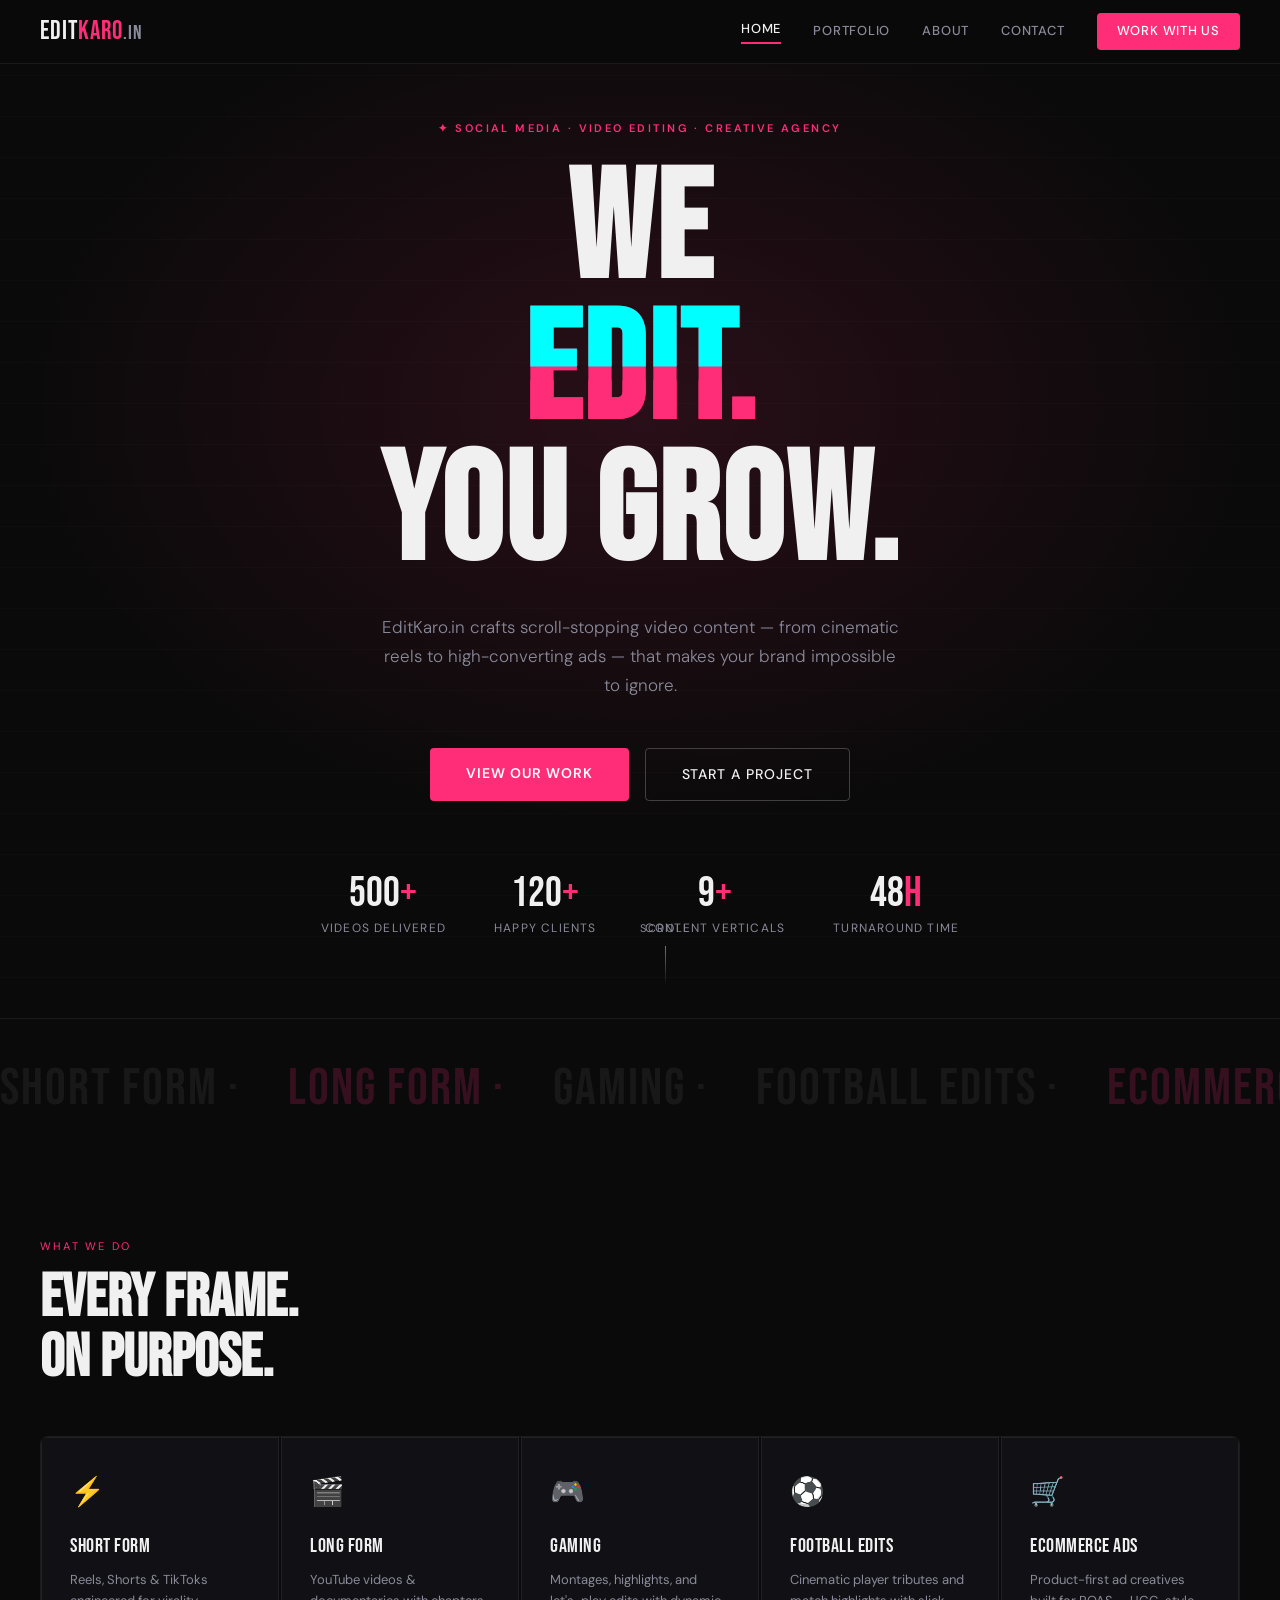
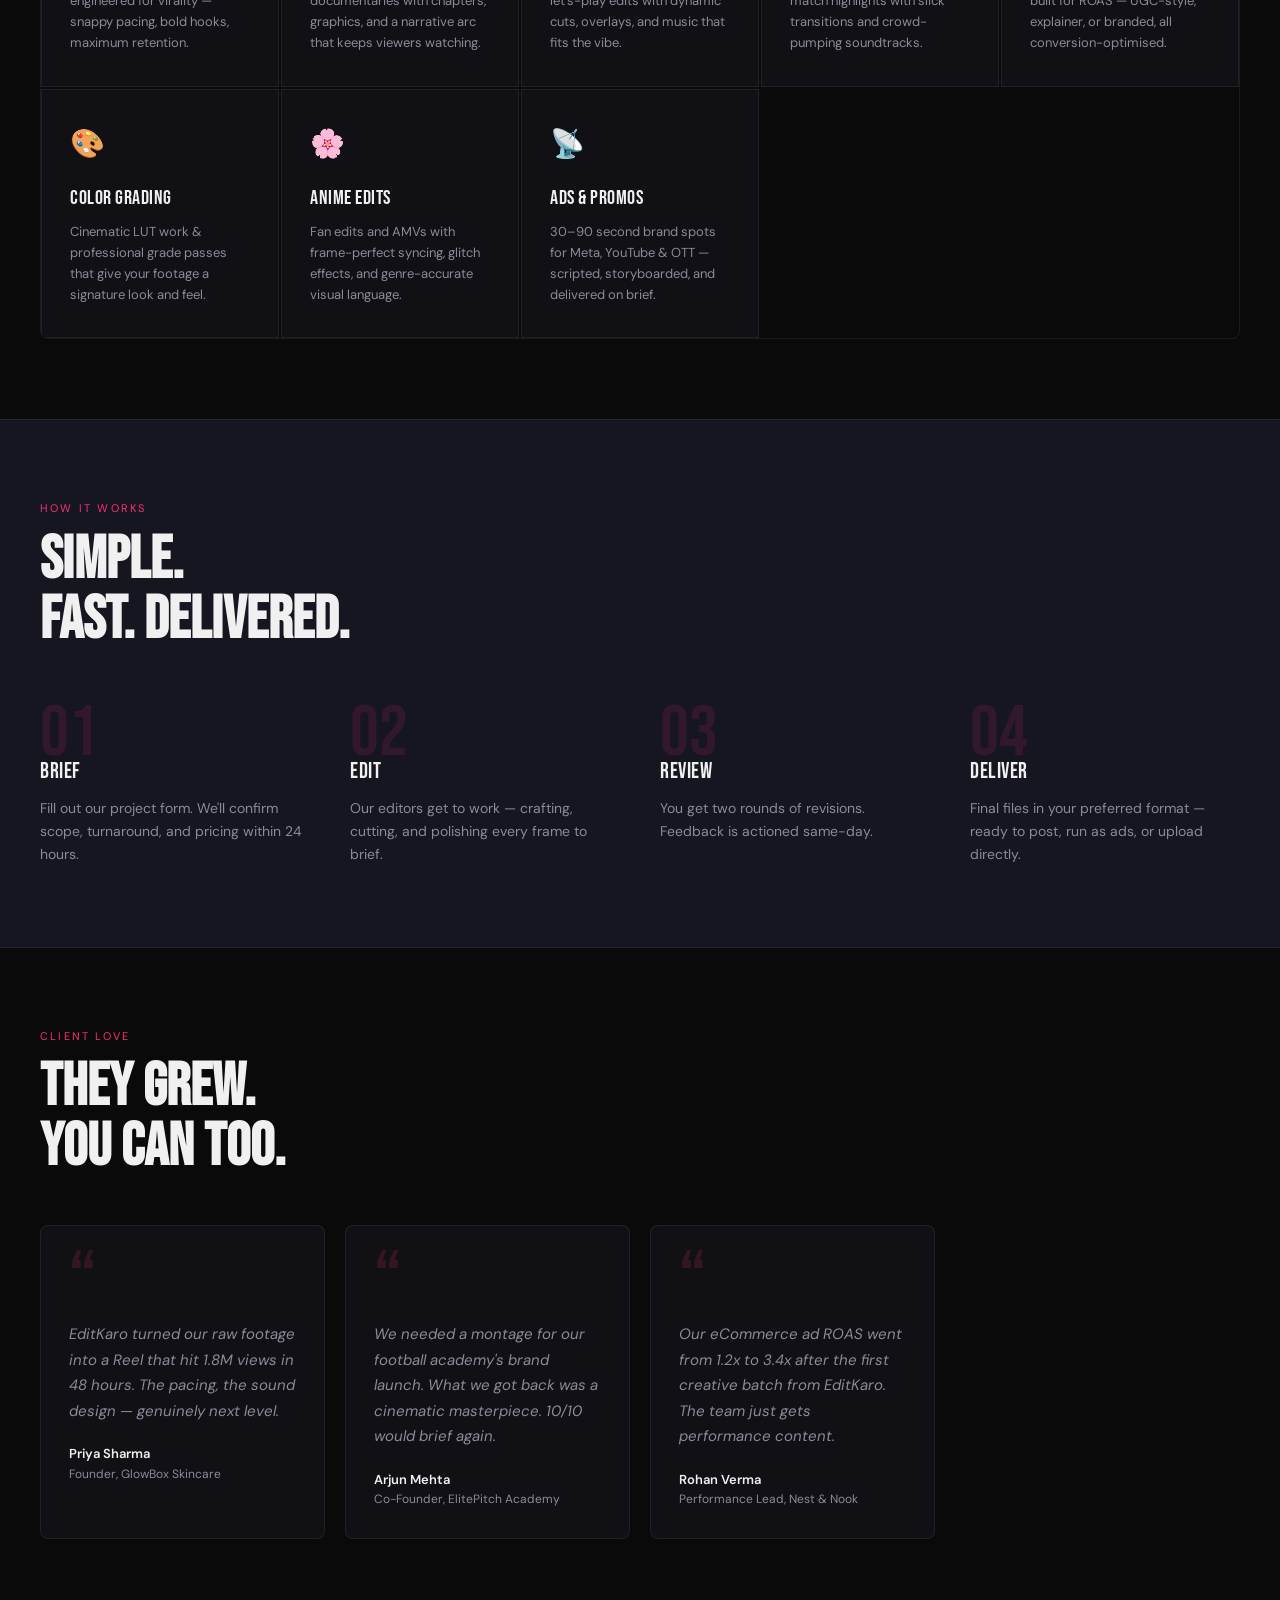
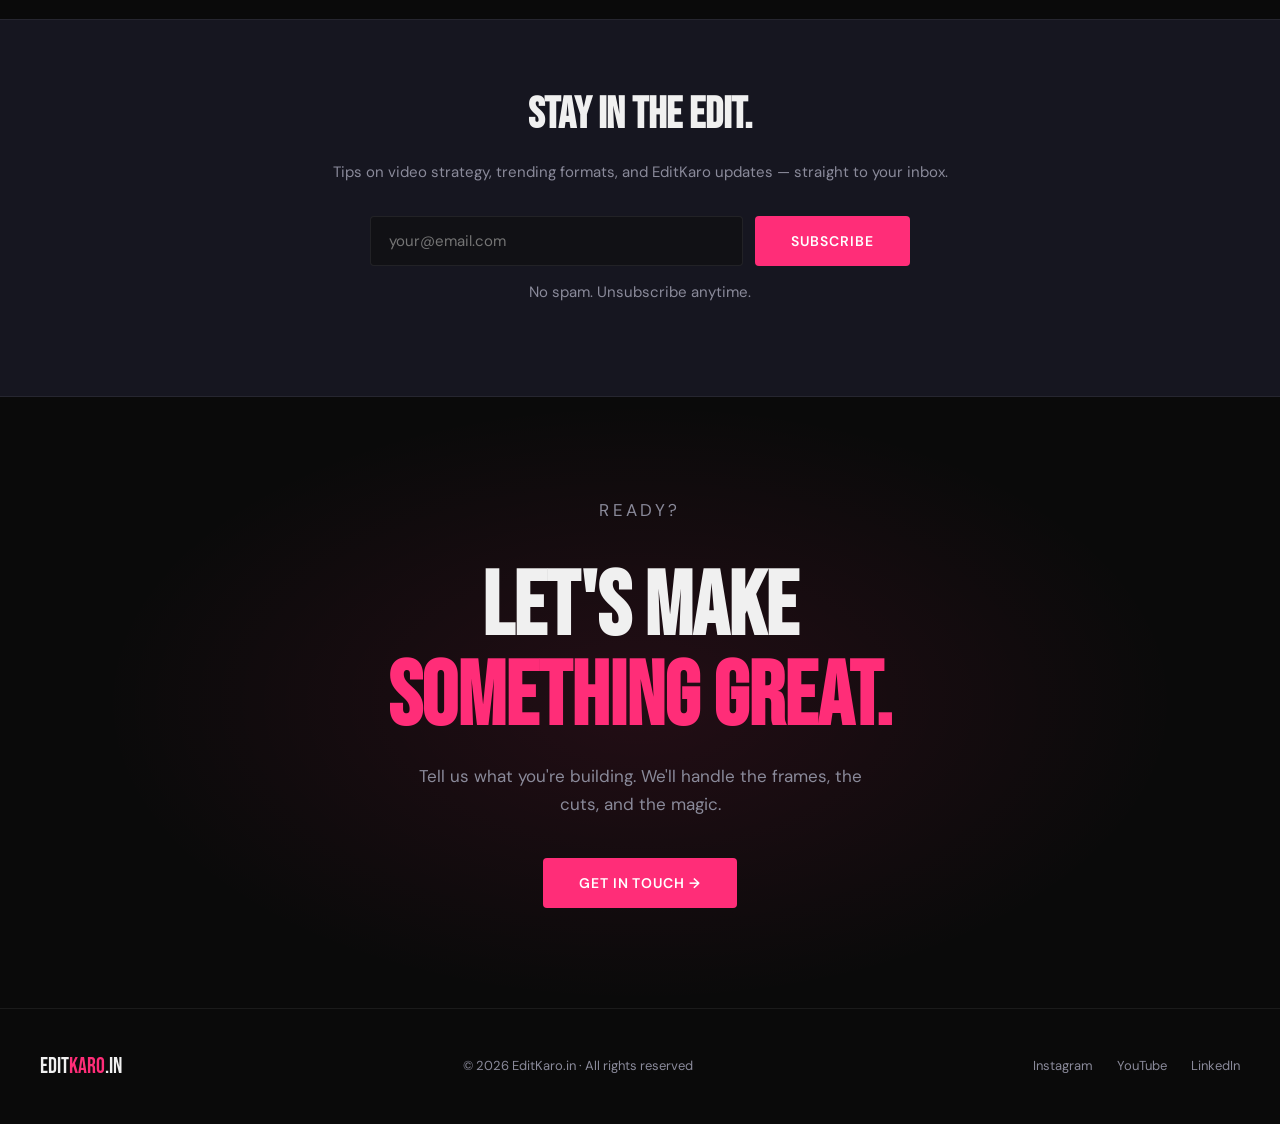
<file: index.html>
<!DOCTYPE html>
<html lang="en">
<head>
<meta charset="UTF-8" />
<meta name="viewport" content="width=device-width, initial-scale=1.0" />
<title>EditKaro.in — We Edit. You Grow.</title>
<meta name="description" content="EditKaro.in crafts scroll-stopping video content — reels, ads, gaming montages, documentary edits — that makes your brand impossible to ignore." />
<meta property="og:title" content="EditKaro.in — We Edit. You Grow." />
<meta property="og:description" content="Social media & video editing agency. 500+ videos. 120+ clients. 48h turnaround." />
<meta property="og:type" content="website" />
<link rel="stylesheet" href="css/style.css" />
<style>
/* ── HERO ─────────────────────────────────────────── */
.hero {
  min-height: 100vh;
  display: flex; flex-direction: column; align-items: center; justify-content: center;
  text-align: center; padding: 120px 24px 80px;
  position: relative; overflow: hidden;
}
.hero-bg {
  position: absolute; inset: 0;
  background: radial-gradient(ellipse 70% 60% at 50% 40%, rgba(255,45,120,.13) 0%, transparent 70%);
  pointer-events: none;
}
.hero-bg::after {
  content: ''; position: absolute; inset: 0;
  background-image: repeating-linear-gradient(0deg, transparent, transparent 40px, rgba(255,255,255,.015) 40px, rgba(255,255,255,.015) 41px);
}
.hero-eyebrow {
  font-size: 11px; font-weight: 600; letter-spacing: .22em; text-transform: uppercase;
  color: var(--magenta); margin-bottom: 24px;
  opacity: 0; animation: fadeUp .7s .2s forwards;
}
.hero-title {
  font-family: var(--ff-display);
  font-size: clamp(72px, 12vw, 160px);
  line-height: .92; letter-spacing: 2px; color: var(--white);
  opacity: 0; animation: fadeUp .7s .35s forwards;
}
.hero-title .glitch { position: relative; display: inline-block; color: var(--magenta); }
.hero-title .glitch::before,
.hero-title .glitch::after {
  content: attr(data-text); position: absolute; left: 0; top: 0; width: 100%;
}
.hero-title .glitch::before {
  color: #00FFFF; clip-path: polygon(0 0,100% 0,100% 45%,0 45%);
  animation: glitchTop 4s infinite;
}
.hero-title .glitch::after {
  color: #FF2D78; clip-path: polygon(0 55%,100% 55%,100% 100%,0 100%);
  animation: glitchBot 4s infinite;
}
@keyframes glitchTop {
  0%,85%,100% { transform: translate(0); opacity: 0; }
  87% { transform: translate(-3px,-2px); opacity: 1; }
  90% { transform: translate(2px,0); opacity: 1; }
  93% { transform: translate(0); opacity: 0; }
}
@keyframes glitchBot {
  0%,85%,100% { transform: translate(0); opacity: 0; }
  88% { transform: translate(3px,2px); opacity: 1; }
  91% { transform: translate(-2px,0); opacity: 1; }
  94% { transform: translate(0); opacity: 0; }
}
.hero-sub {
  max-width: 520px; margin: 28px auto 0;
  font-size: 17px; font-weight: 300; color: var(--silver); line-height: 1.7;
  opacity: 0; animation: fadeUp .7s .5s forwards;
}
.hero-actions {
  margin-top: 48px; display: flex; gap: 16px; justify-content: center; flex-wrap: wrap;
  opacity: 0; animation: fadeUp .7s .65s forwards;
}
.hero-stats {
  margin-top: 72px; display: flex; gap: 48px; justify-content: center; flex-wrap: wrap;
  opacity: 0; animation: fadeUp .7s .8s forwards;
}
.stat { text-align: center; }
.stat-num { font-family: var(--ff-display); font-size: 42px; line-height: 1; color: var(--white); }
.stat-num span { color: var(--magenta); }
.stat-label { font-size: 12px; letter-spacing: .1em; text-transform: uppercase; color: var(--silver); margin-top: 4px; }
.scroll-hint {
  position: absolute; bottom: 32px; left: 50%; transform: translateX(-50%);
  display: flex; flex-direction: column; align-items: center; gap: 8px;
  opacity: 0; animation: fadeUp .7s 1.2s forwards;
}
.scroll-hint span { font-size: 11px; letter-spacing: .15em; text-transform: uppercase; color: var(--silver); }
.scroll-line { width: 1px; height: 40px; background: linear-gradient(to bottom, var(--magenta), transparent); animation: scrollPulse 1.8s ease-in-out infinite; }
@keyframes scrollPulse { 0%,100% { transform: scaleY(1); opacity: 1; } 50% { transform: scaleY(.5); opacity: .4; } }

/* ── EMAIL COLLECTOR ──────────────────────────────── */
.email-strip {
  background: var(--charcoal);
  border-top: 1px solid var(--border);
  border-bottom: 1px solid var(--border);
  padding: 60px 40px;
  text-align: center;
}
.email-strip h2 { font-family: var(--ff-display); font-size: clamp(28px,4vw,44px); margin-bottom: 10px; }
.email-strip p { color: var(--silver); font-size: 15px; margin-bottom: 32px; }
.email-form {
  display: flex; gap: 12px; justify-content: center; flex-wrap: wrap;
  max-width: 540px; margin: 0 auto;
}
.email-form input[type="email"] {
  flex: 1 1 260px;
  background: var(--card-bg); border: 1px solid var(--border);
  border-radius: 4px; padding: 14px 18px;
  font-family: var(--ff-body); font-size: 15px; color: var(--white);
  transition: border-color .2s;
}
.email-form input[type="email"]:focus { outline: none; border-color: var(--magenta); }
.email-form button { white-space: nowrap; }
.email-privacy { font-size: 12px; color: var(--silver); margin-top: 14px; }

/* ── SERVICES ─────────────────────────────────────── */
.services { padding: 80px 40px; }
.services-grid {
  display: grid; grid-template-columns: repeat(auto-fill, minmax(200px,1fr));
  gap: 2px; margin-top: 48px;
  border: 1px solid var(--border); border-radius: 8px; overflow: hidden;
}
.service-card {
  padding: 32px 28px; background: var(--card-bg);
  border: 1px solid var(--border); transition: background .2s;
  position: relative; overflow: hidden;
}
.service-card::before {
  content: ''; position: absolute; bottom: 0; left: 0; right: 0; height: 2px;
  background: var(--magenta); transform: scaleX(0); transform-origin: left; transition: transform .3s;
}
.service-card:hover::before { transform: scaleX(1); }
.service-card:hover { background: rgba(255,45,120,.04); }
.service-icon { font-size: 28px; margin-bottom: 16px; }
.service-name { font-family: var(--ff-display); font-size: 20px; letter-spacing: .5px; color: var(--white); margin-bottom: 8px; }
.service-desc { font-size: 13px; color: var(--silver); line-height: 1.6; }

/* ── PROCESS ──────────────────────────────────────── */
.process { padding: 80px 40px; background: var(--charcoal); border-top: 1px solid var(--border); border-bottom: 1px solid var(--border); }
.process-steps { display: grid; grid-template-columns: repeat(auto-fill, minmax(220px,1fr)); gap: 40px; margin-top: 48px; }
.process-step { position: relative; padding-left: 0; }
.step-num { font-family: var(--ff-display); font-size: 72px; line-height: 1; color: rgba(255,45,120,.12); margin-bottom: -16px; }
.step-title { font-family: var(--ff-display); font-size: 22px; letter-spacing: .5px; color: var(--white); margin-bottom: 8px; }
.step-desc { font-size: 14px; color: var(--silver); line-height: 1.65; }

/* ── CTA ──────────────────────────────────────────── */
.cta-section { padding: 100px 40px; text-align: center; position: relative; overflow: hidden; }
.cta-section::before {
  content: ''; position: absolute; inset: 0;
  background: radial-gradient(ellipse 60% 70% at 50% 50%, rgba(255,45,120,.1) 0%, transparent 70%);
}
.cta-title { font-family: var(--ff-display); font-size: clamp(44px,7vw,96px); line-height: 1; margin-bottom: 20px; position: relative; }
.cta-section > p { font-size: 17px; color: var(--silver); max-width: 480px; margin: 0 auto 40px; position: relative; }
.cta-section .btn-primary { position: relative; }

/* ── TESTIMONIALS ─────────────────────────────────── */
.testimonials { padding: 80px 40px; }
.testimonials-grid { display: grid; grid-template-columns: repeat(auto-fill, minmax(280px,1fr)); gap: 20px; margin-top: 48px; }
.testi-card { background: var(--card-bg); border: 1px solid var(--border); border-radius: 8px; padding: 28px; position: relative; }
.testi-card::before { content: '\201C'; font-family: var(--ff-display); font-size: 80px; line-height: .7; color: rgba(255,45,120,.15); display: block; margin-bottom: 12px; }
.testi-text { font-size: 15px; color: var(--silver); line-height: 1.7; font-style: italic; margin-bottom: 20px; }
.testi-author { font-size: 13px; font-weight: 600; color: var(--white); }
.testi-role { font-size: 12px; color: var(--silver); }

@media (max-width: 900px) {
  .email-strip, .services, .process, .cta-section, .testimonials { padding-left: 20px; padding-right: 20px; }
  .hero-stats { gap: 28px; }
}
@media (max-width: 540px) {
  .hero-actions { flex-direction: column; align-items: center; }
  .email-form { flex-direction: column; }
}
</style>
</head>
<body>

<!-- NAV -->
<nav id="nav">
  <a class="nav-logo" href="index.html">Edit<span class="accent">Karo</span><span style="color:var(--silver);font-size:20px">.in</span></a>
  <div class="nav-links" id="navLinks">
    <a href="index.html">Home</a>
    <a href="pages/portfolio.html">Portfolio</a>
    <a href="pages/about.html">About</a>
    <a href="pages/contact.html">Contact</a>
    <a href="pages/contact.html" class="nav-cta">Work With Us</a>
  </div>
  <button class="hamburger" id="hamburger" aria-label="Toggle menu" aria-expanded="false">
    <span></span><span></span><span></span>
  </button>
</nav>

<!-- HERO -->
<section class="hero">
  <div class="hero-bg"></div>
  <p class="hero-eyebrow">&#10022; Social Media &middot; Video Editing &middot; Creative Agency</p>
  <h1 class="hero-title">
    WE<br>
    <span class="glitch" data-text="EDIT.">EDIT.</span><br>
    YOU GROW.
  </h1>
  <p class="hero-sub">EditKaro.in crafts scroll-stopping video content &mdash; from cinematic reels to high-converting ads &mdash; that makes your brand impossible to ignore.</p>
  <div class="hero-actions">
    <a href="pages/portfolio.html" class="btn-primary">View Our Work</a>
    <a href="pages/contact.html" class="btn-outline">Start a Project</a>
  </div>
  <div class="hero-stats">
    <div class="stat"><div class="stat-num">500<span>+</span></div><div class="stat-label">Videos Delivered</div></div>
    <div class="stat"><div class="stat-num">120<span>+</span></div><div class="stat-label">Happy Clients</div></div>
    <div class="stat"><div class="stat-num">9<span>+</span></div><div class="stat-label">Content Verticals</div></div>
    <div class="stat"><div class="stat-num">48<span>h</span></div><div class="stat-label">Turnaround Time</div></div>
  </div>
  <div class="scroll-hint"><span>Scroll</span><div class="scroll-line"></div></div>
</section>

<!-- MARQUEE -->
<div class="marquee-section"><div class="marquee-track" id="marquee"></div></div>

<!-- SERVICES -->
<section class="services reveal" id="services">
  <p class="section-label">What We Do</p>
  <h2 class="section-title">Every Frame.<br>On Purpose.</h2>
  <div class="services-grid">
    <div class="service-card"><div class="service-icon">&#9889;</div><div class="service-name">Short Form</div><div class="service-desc">Reels, Shorts &amp; TikToks engineered for virality — snappy pacing, bold hooks, maximum retention.</div></div>
    <div class="service-card"><div class="service-icon">&#127916;</div><div class="service-name">Long Form</div><div class="service-desc">YouTube videos &amp; documentaries with chapters, graphics, and a narrative arc that keeps viewers watching.</div></div>
    <div class="service-card"><div class="service-icon">&#127918;</div><div class="service-name">Gaming</div><div class="service-desc">Montages, highlights, and let's-play edits with dynamic cuts, overlays, and music that fits the vibe.</div></div>
    <div class="service-card"><div class="service-icon">&#9917;</div><div class="service-name">Football Edits</div><div class="service-desc">Cinematic player tributes and match highlights with slick transitions and crowd-pumping soundtracks.</div></div>
    <div class="service-card"><div class="service-icon">&#128722;</div><div class="service-name">eCommerce Ads</div><div class="service-desc">Product-first ad creatives built for ROAS — UGC-style, explainer, or branded, all conversion-optimised.</div></div>
    <div class="service-card"><div class="service-icon">&#127912;</div><div class="service-name">Color Grading</div><div class="service-desc">Cinematic LUT work &amp; professional grade passes that give your footage a signature look and feel.</div></div>
    <div class="service-card"><div class="service-icon">&#127800;</div><div class="service-name">Anime Edits</div><div class="service-desc">Fan edits and AMVs with frame-perfect syncing, glitch effects, and genre-accurate visual language.</div></div>
    <div class="service-card"><div class="service-icon">&#128225;</div><div class="service-name">Ads &amp; Promos</div><div class="service-desc">30–90 second brand spots for Meta, YouTube &amp; OTT — scripted, storyboarded, and delivered on brief.</div></div>
  </div>
</section>

<!-- PROCESS -->
<section class="process reveal">
  <p class="section-label">How It Works</p>
  <h2 class="section-title">Simple.<br>Fast. Delivered.</h2>
  <div class="process-steps">
    <div class="process-step">
      <div class="step-num">01</div>
      <div class="step-title">Brief</div>
      <div class="step-desc">Fill out our project form. We'll confirm scope, turnaround, and pricing within 24 hours.</div>
    </div>
    <div class="process-step">
      <div class="step-num">02</div>
      <div class="step-title">Edit</div>
      <div class="step-desc">Our editors get to work — crafting, cutting, and polishing every frame to brief.</div>
    </div>
    <div class="process-step">
      <div class="step-num">03</div>
      <div class="step-title">Review</div>
      <div class="step-desc">You get two rounds of revisions. Feedback is actioned same-day.</div>
    </div>
    <div class="process-step">
      <div class="step-num">04</div>
      <div class="step-title">Deliver</div>
      <div class="step-desc">Final files in your preferred format — ready to post, run as ads, or upload directly.</div>
    </div>
  </div>
</section>

<!-- TESTIMONIALS -->
<section class="testimonials reveal">
  <p class="section-label">Client Love</p>
  <h2 class="section-title">They Grew.<br>You Can Too.</h2>
  <div class="testimonials-grid">
    <div class="testi-card">
      <p class="testi-text">EditKaro turned our raw footage into a Reel that hit 1.8M views in 48 hours. The pacing, the sound design — genuinely next level.</p>
      <div class="testi-author">Priya Sharma</div>
      <div class="testi-role">Founder, GlowBox Skincare</div>
    </div>
    <div class="testi-card">
      <p class="testi-text">We needed a montage for our football academy's brand launch. What we got back was a cinematic masterpiece. 10/10 would brief again.</p>
      <div class="testi-author">Arjun Mehta</div>
      <div class="testi-role">Co-Founder, ElitePitch Academy</div>
    </div>
    <div class="testi-card">
      <p class="testi-text">Our eCommerce ad ROAS went from 1.2x to 3.4x after the first creative batch from EditKaro. The team just gets performance content.</p>
      <div class="testi-author">Rohan Verma</div>
      <div class="testi-role">Performance Lead, Nest &amp; Nook</div>
    </div>
  </div>
</section>

<!-- EMAIL COLLECTOR -->
<section class="email-strip reveal" id="newsletter">
  <h2>Stay in the Edit.</h2>
  <p>Tips on video strategy, trending formats, and EditKaro updates — straight to your inbox.</p>
  <!--
    SETUP: Replace YOUR_EMAIL_SHEET_URL below with your deployed Google Apps Script Web App URL.
    See js/main.js for full setup instructions.
  -->
  <form class="email-form" id="emailForm" novalidate>
    <input type="email" name="email" placeholder="your@email.com" required autocomplete="email" />
    <button type="submit" class="btn-primary">Subscribe</button>
  </form>
  <p class="email-privacy">No spam. Unsubscribe anytime.</p>
  <p class="form-status" id="emailStatus"></p>
</section>

<!-- CTA -->
<section class="cta-section reveal">
  <p class="section-label">Ready?</p>
  <h2 class="cta-title">Let's Make<br><span style="color:var(--magenta)">Something Great.</span></h2>
  <p>Tell us what you're building. We'll handle the frames, the cuts, and the magic.</p>
  <a href="pages/contact.html" class="btn-primary">Get In Touch &rarr;</a>
</section>

<!-- FOOTER -->
<footer>
  <a class="footer-logo" href="index.html">Edit<span class="accent">Karo</span>.in</a>
  <p class="footer-copy">&copy; 2026 EditKaro.in &middot; All rights reserved</p>
  <div class="footer-links">
    <a href="https://instagram.com" target="_blank" rel="noopener">Instagram</a>
    <a href="https://youtube.com" target="_blank" rel="noopener">YouTube</a>
    <a href="https://linkedin.com" target="_blank" rel="noopener">LinkedIn</a>
  </div>
</footer>

<script src="js/main.js"></script>
<script>
  // Marquee
  buildMarquee('marquee', ['SHORT FORM','LONG FORM','GAMING','FOOTBALL EDITS','ECOMMERCE ADS','DOCUMENTARY','COLOR GRADING','ANIME','ADS']);

  // Email form
  // ⚠️ Replace this URL with your deployed Google Apps Script Web App URL
  const EMAIL_SHEET_URL = 'https://script.google.com/macros/s/AKfycbyv3u97HIHh8_jza0XAqZA-75PA55Q9AYTSkuDAJF8dDOia5g8TiCUi6HzxMo86b4-Kow/exec';

  document.getElementById('emailForm').addEventListener('submit', async function(e) {
    e.preventDefault();
    const status = document.getElementById('emailStatus');
    const email  = this.email.value.trim();
    if (!email || !/^[^\s@]+@[^\s@]+\.[^\s@]+$/.test(email)) {
      status.className = 'form-status error';
      status.textContent = 'Please enter a valid email address.';
      return;
    }
    // If URL is not configured, show a friendly message during development
    if (EMAIL_SHEET_URL.includes('YOUR_GOOGLE')) {
      status.className = 'form-status success';
      status.textContent = '✓ Subscribed! (Connect Google Sheets to store submissions.)';
      this.reset();
      return;
    }
    await submitToSheets(this, EMAIL_SHEET_URL, status);
  });
</script>
</body>
</html>
</file>
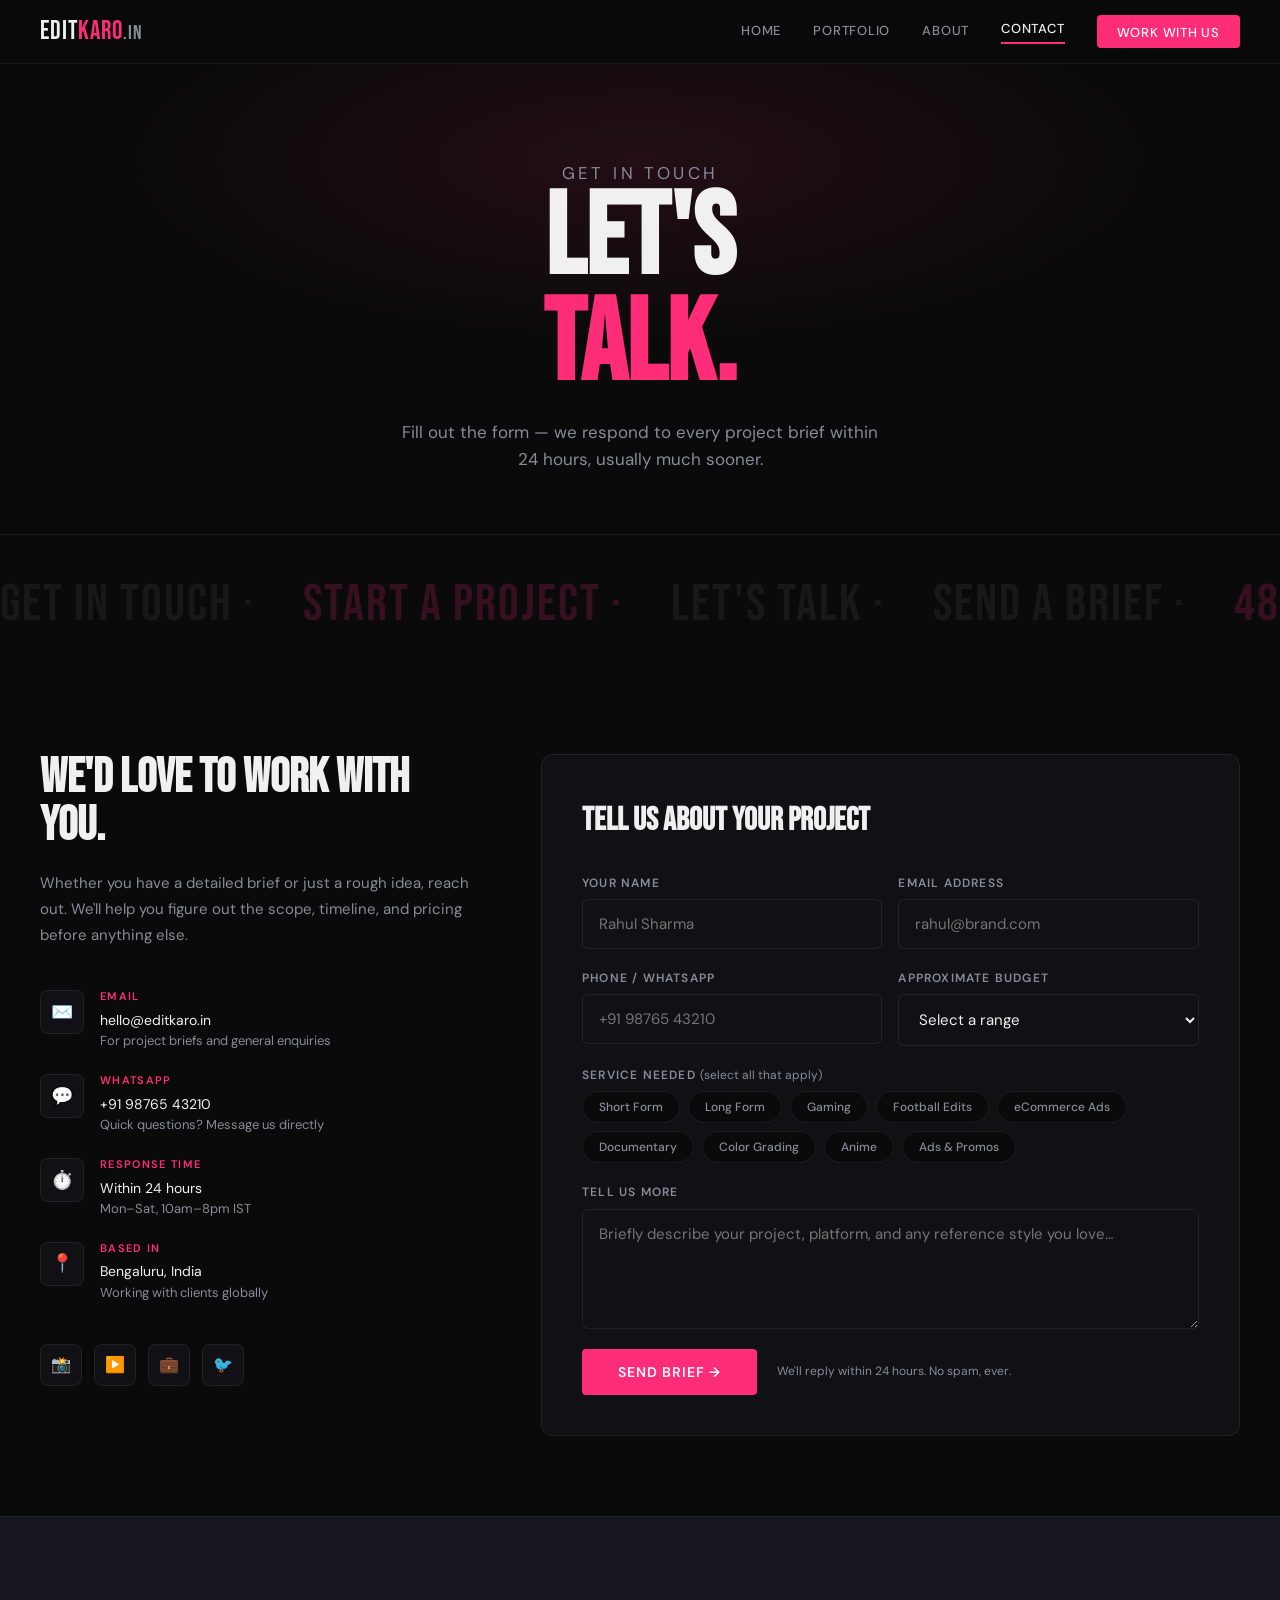
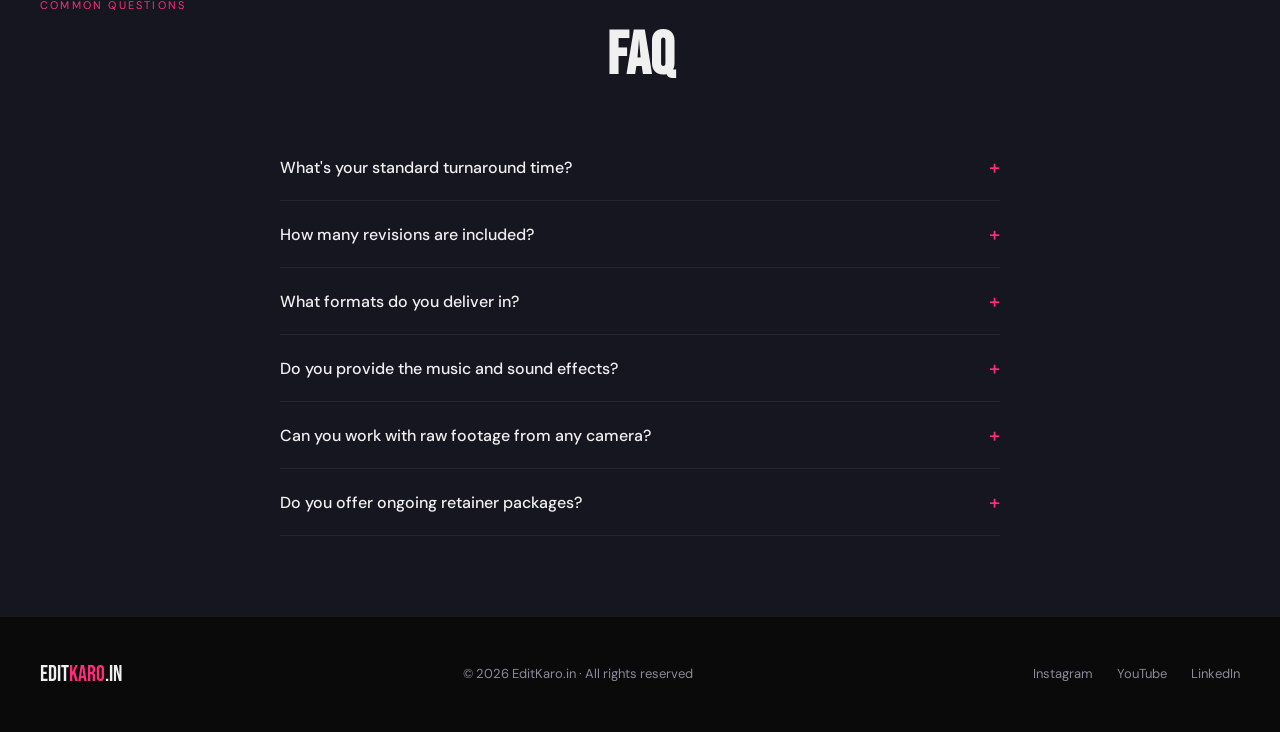
<file: pages/contact.html>
<!DOCTYPE html>
<html lang="en">
<head>
<meta charset="UTF-8" />
<meta name="viewport" content="width=device-width, initial-scale=1.0" />
<title>Contact — EditKaro.in</title>
<meta name="description" content="Get in touch with EditKaro.in — tell us about your project and we'll respond within 24 hours." />
<link rel="stylesheet" href="../css/style.css" />
<style>
/* ── PAGE HERO ─────────────────────────────────────── */
.page-hero {
  padding: 140px 40px 60px;
  text-align: center; position: relative; overflow: hidden;
}
.page-hero::before {
  content: ''; position: absolute; inset: 0;
  background: radial-gradient(ellipse 60% 50% at 50% 30%, rgba(255,45,120,.10) 0%, transparent 70%);
  pointer-events: none;
}
.page-hero h1 { font-family: var(--ff-display); font-size: clamp(56px,9vw,120px); line-height: .92; position: relative; }
.page-hero p { color: var(--silver); font-size: 17px; max-width: 500px; margin: 20px auto 0; position: relative; }

/* ── CONTACT LAYOUT ────────────────────────────────── */
.contact-section { padding: 80px 40px; }
.contact-grid { display: grid; grid-template-columns: 1fr 1.6fr; gap: 64px; align-items: start; }

/* ── CONTACT INFO ──────────────────────────────────── */
.contact-info { position: sticky; top: 90px; }
.contact-info h2 { font-family: var(--ff-display); font-size: 48px; line-height: 1; margin-bottom: 20px; }
.contact-info p { color: var(--silver); font-size: 15px; line-height: 1.75; margin-bottom: 40px; }
.contact-details { display: flex; flex-direction: column; gap: 20px; margin-bottom: 40px; }
.contact-detail { display: flex; align-items: flex-start; gap: 16px; }
.detail-icon {
  width: 44px; height: 44px; background: var(--card-bg); border: 1px solid var(--border);
  border-radius: 8px; display: flex; align-items: center; justify-content: center;
  font-size: 18px; flex-shrink: 0; margin-top: 2px;
}
.detail-label { font-size: 11px; font-weight: 600; letter-spacing: .12em; text-transform: uppercase; color: var(--magenta); margin-bottom: 3px; }
.detail-value { font-size: 14px; color: var(--white); }
.detail-sub { font-size: 13px; color: var(--silver); }
.contact-social { display: flex; gap: 12px; }
.social-btn {
  width: 42px; height: 42px; background: var(--card-bg); border: 1px solid var(--border);
  border-radius: 8px; display: flex; align-items: center; justify-content: center;
  font-size: 16px; transition: border-color .2s, background .2s;
}
.social-btn:hover { border-color: var(--magenta); background: rgba(255,45,120,.08); }

/* ── CONTACT FORM ──────────────────────────────────── */
.contact-form-wrap {
  background: var(--card-bg); border: 1px solid var(--border); border-radius: 12px; padding: 40px;
}
.contact-form-wrap h3 { font-family: var(--ff-display); font-size: 32px; margin-bottom: 28px; }
.form-row { display: grid; grid-template-columns: 1fr 1fr; gap: 16px; }
.form-fields { display: flex; flex-direction: column; gap: 20px; }
.service-chips { display: flex; flex-wrap: wrap; gap: 8px; }
.chip {
  padding: 7px 16px; border: 1px solid var(--border); border-radius: 100px;
  font-size: 12px; font-weight: 500; color: var(--silver); background: var(--black);
  cursor: pointer; transition: all .2s;
}
.chip:hover { border-color: var(--magenta); color: var(--white); }
.chip.selected { background: var(--magenta); border-color: var(--magenta); color: #fff; }
.chips-hidden { display: none; } /* hidden input updated by JS */
.form-note { font-size: 12px; color: var(--silver); }
.submit-row { display: flex; align-items: center; gap: 20px; flex-wrap: wrap; }
.submit-row .btn-primary { flex-shrink: 0; }

/* ── FAQ ───────────────────────────────────────────── */
.faq-section { padding: 80px 40px; background: var(--charcoal); border-top: 1px solid var(--border); }
.faq-grid { max-width: 720px; margin: 48px auto 0; display: flex; flex-direction: column; gap: 0; }
.faq-item { border-bottom: 1px solid var(--border); }
.faq-q {
  width: 100%; text-align: left; padding: 20px 0;
  font-size: 16px; font-weight: 500; color: var(--white);
  display: flex; justify-content: space-between; align-items: center; gap: 16px;
  cursor: pointer; background: none; border: none; font-family: var(--ff-body);
  transition: color .2s;
}
.faq-q:hover { color: var(--magenta); }
.faq-q .faq-icon { font-size: 20px; color: var(--magenta); transition: transform .3s; flex-shrink: 0; }
.faq-q[aria-expanded="true"] .faq-icon { transform: rotate(45deg); }
.faq-a { max-height: 0; overflow: hidden; transition: max-height .35s ease; }
.faq-a-inner { padding: 0 0 20px; font-size: 15px; color: var(--silver); line-height: 1.75; }

@media (max-width: 900px) {
  .contact-grid { grid-template-columns: 1fr; gap: 40px; }
  .contact-info { position: static; }
  .page-hero, .contact-section, .faq-section { padding-left: 20px; padding-right: 20px; }
  .form-row { grid-template-columns: 1fr; }
}
</style>
</head>
<body>

<!-- NAV -->
<nav id="nav">
  <a class="nav-logo" href="../index.html">Edit<span class="accent">Karo</span><span style="color:var(--silver);font-size:20px">.in</span></a>
  <div class="nav-links" id="navLinks">
    <a href="../index.html">Home</a>
    <a href="portfolio.html">Portfolio</a>
    <a href="about.html">About</a>
    <a href="contact.html" class="active">Contact</a>
    <a href="contact.html" class="nav-cta">Work With Us</a>
  </div>
  <button class="hamburger" id="hamburger" aria-label="Toggle menu" aria-expanded="false">
    <span></span><span></span><span></span>
  </button>
</nav>

<!-- PAGE HERO -->
<section class="page-hero">
  <p class="section-label">Get In Touch</p>
  <h1>Let's<br><span style="color:var(--magenta)">Talk.</span></h1>
  <p>Fill out the form — we respond to every project brief within 24 hours, usually much sooner.</p>
</section>

<!-- MARQUEE -->
<div class="marquee-section"><div class="marquee-track" id="marquee"></div></div>

<!-- CONTACT SECTION -->
<section class="contact-section">
  <div class="contact-grid">

    <!-- INFO COLUMN -->
    <div class="contact-info reveal">
      <h2>We'd Love to Work With You.</h2>
      <p>Whether you have a detailed brief or just a rough idea, reach out. We'll help you figure out the scope, timeline, and pricing before anything else.</p>
      <div class="contact-details">
        <div class="contact-detail">
          <div class="detail-icon">✉️</div>
          <div>
            <div class="detail-label">Email</div>
            <div class="detail-value">hello@editkaro.in</div>
            <div class="detail-sub">For project briefs and general enquiries</div>
          </div>
        </div>
        <div class="contact-detail">
          <div class="detail-icon">💬</div>
          <div>
            <div class="detail-label">WhatsApp</div>
            <div class="detail-value">+91 98765 43210</div>
            <div class="detail-sub">Quick questions? Message us directly</div>
          </div>
        </div>
        <div class="contact-detail">
          <div class="detail-icon">⏱️</div>
          <div>
            <div class="detail-label">Response Time</div>
            <div class="detail-value">Within 24 hours</div>
            <div class="detail-sub">Mon–Sat, 10am–8pm IST</div>
          </div>
        </div>
        <div class="contact-detail">
          <div class="detail-icon">📍</div>
          <div>
            <div class="detail-label">Based In</div>
            <div class="detail-value">Bengaluru, India</div>
            <div class="detail-sub">Working with clients globally</div>
          </div>
        </div>
      </div>
      <div class="contact-social">
        <a class="social-btn" href="https://instagram.com" target="_blank" rel="noopener" aria-label="Instagram">📸</a>
        <a class="social-btn" href="https://youtube.com" target="_blank" rel="noopener" aria-label="YouTube">▶️</a>
        <a class="social-btn" href="https://linkedin.com" target="_blank" rel="noopener" aria-label="LinkedIn">💼</a>
        <a class="social-btn" href="https://twitter.com" target="_blank" rel="noopener" aria-label="Twitter/X">🐦</a>
      </div>
    </div>

    <!-- FORM COLUMN -->
    <div class="contact-form-wrap reveal">
      <h3>Tell Us About Your Project</h3>
      <!--
        GOOGLE SHEETS SETUP
        ────────────────────────────────────────────────────────────
        1. Create a new Google Sheet.
        2. Extensions → Apps Script → paste the doPost() code
           (see js/main.js for the full snippet).
        3. Deploy → New deployment → Web app
             Execute as: Me
             Who has access: Anyone
        4. Replace CONTACT_SHEET_URL below with the Web App URL.
        ────────────────────────────────────────────────────────────
      -->
      <form id="contactForm" novalidate>
        <div class="form-fields">
          <div class="form-row">
            <div class="form-group">
              <label for="name">Your Name</label>
              <input type="text" id="name" name="name" placeholder="Rahul Sharma" required autocomplete="name" />
            </div>
            <div class="form-group">
              <label for="email">Email Address</label>
              <input type="email" id="email" name="email" placeholder="rahul@brand.com" required autocomplete="email" />
            </div>
          </div>
          <div class="form-row">
            <div class="form-group">
              <label for="phone">Phone / WhatsApp</label>
              <input type="tel" id="phone" name="phone" placeholder="+91 98765 43210" autocomplete="tel" />
            </div>
            <div class="form-group">
              <label for="budget">Approximate Budget</label>
              <select id="budget" name="budget">
                <option value="" disabled selected>Select a range</option>
                <option value="under-5k">Under ₹5,000</option>
                <option value="5k-15k">₹5,000 – ₹15,000</option>
                <option value="15k-50k">₹15,000 – ₹50,000</option>
                <option value="50k-plus">₹50,000+</option>
                <option value="lets-discuss">Let's discuss</option>
              </select>
            </div>
          </div>
          <div class="form-group">
            <label>Service Needed <span style="color:var(--silver);font-weight:400;text-transform:none;letter-spacing:0">(select all that apply)</span></label>
            <div class="service-chips" id="chipGroup">
              <button type="button" class="chip" data-val="Short Form">Short Form</button>
              <button type="button" class="chip" data-val="Long Form">Long Form</button>
              <button type="button" class="chip" data-val="Gaming">Gaming</button>
              <button type="button" class="chip" data-val="Football Edits">Football Edits</button>
              <button type="button" class="chip" data-val="eCommerce Ads">eCommerce Ads</button>
              <button type="button" class="chip" data-val="Documentary">Documentary</button>
              <button type="button" class="chip" data-val="Color Grading">Color Grading</button>
              <button type="button" class="chip" data-val="Anime">Anime</button>
              <button type="button" class="chip" data-val="Ads & Promos">Ads &amp; Promos</button>
            </div>
            <input type="hidden" name="services" id="servicesInput" />
          </div>
          <div class="form-group">
            <label for="message">Tell Us More</label>
            <textarea id="message" name="message" placeholder="Briefly describe your project, platform, and any reference style you love…" required></textarea>
          </div>
          <div class="submit-row">
            <button type="submit" class="btn-primary">Send Brief &rarr;</button>
            <p class="form-note">We'll reply within 24 hours. No spam, ever.</p>
          </div>
          <p class="form-status" id="contactStatus"></p>
        </div>
      </form>
    </div>
  </div>
</section>

<!-- FAQ -->
<section class="faq-section reveal">
  <p class="section-label">Common Questions</p>
  <h2 class="section-title" style="text-align:center">FAQ</h2>
  <div class="faq-grid">
    <div class="faq-item">
      <button class="faq-q" aria-expanded="false">
        What's your standard turnaround time?
        <span class="faq-icon">+</span>
      </button>
      <div class="faq-a" role="region">
        <div class="faq-a-inner">Our standard turnaround is 48 hours from receiving your raw files. For larger projects (documentaries, series) we'll agree on a timeline upfront. Rush delivery within 24 hours is available for an additional fee.</div>
      </div>
    </div>
    <div class="faq-item">
      <button class="faq-q" aria-expanded="false">
        How many revisions are included?
        <span class="faq-icon">+</span>
      </button>
      <div class="faq-a" role="region">
        <div class="faq-a-inner">Every project includes two rounds of revisions. Revisions are actioned same-day. Additional revision rounds can be added for a small fee.</div>
      </div>
    </div>
    <div class="faq-item">
      <button class="faq-q" aria-expanded="false">
        What formats do you deliver in?
        <span class="faq-icon">+</span>
      </button>
      <div class="faq-a" role="region">
        <div class="faq-a-inner">We deliver in whatever format you need — MP4 (H.264 or H.265), MOV, or MXF. We can export to platform specs for Instagram Reels, YouTube, Facebook, or TikTok, and also provide proxy files if needed.</div>
      </div>
    </div>
    <div class="faq-item">
      <button class="faq-q" aria-expanded="false">
        Do you provide the music and sound effects?
        <span class="faq-icon">+</span>
      </button>
      <div class="faq-a" role="region">
        <div class="faq-a-inner">Yes — we have licensed access to stock music libraries for commercial use. If you have specific tracks in mind, share them in your brief. We'll also recommend tracks based on the mood you're going for.</div>
      </div>
    </div>
    <div class="faq-item">
      <button class="faq-q" aria-expanded="false">
        Can you work with raw footage from any camera?
        <span class="faq-icon">+</span>
      </button>
      <div class="faq-a" role="region">
        <div class="faq-a-inner">Absolutely. We work with footage from DSLRs, mirrorless cameras, drones, iPhones, screen recordings, and everything in between. Just share your files via Google Drive, WeTransfer, or Dropbox.</div>
      </div>
    </div>
    <div class="faq-item">
      <button class="faq-q" aria-expanded="false">
        Do you offer ongoing retainer packages?
        <span class="faq-icon">+</span>
      </button>
      <div class="faq-a" role="region">
        <div class="faq-a-inner">Yes — retainer packages are available for creators and brands that need regular content (weekly or monthly). Retainer clients get priority turnaround and discounted per-video rates. Mention this in your brief and we'll send you details.</div>
      </div>
    </div>
  </div>
</section>

<!-- FOOTER -->
<footer>
  <a class="footer-logo" href="../index.html">Edit<span class="accent">Karo</span>.in</a>
  <p class="footer-copy">&copy; 2026 EditKaro.in &middot; All rights reserved</p>
  <div class="footer-links">
    <a href="https://instagram.com" target="_blank" rel="noopener">Instagram</a>
    <a href="https://youtube.com" target="_blank" rel="noopener">YouTube</a>
    <a href="https://linkedin.com" target="_blank" rel="noopener">LinkedIn</a>
  </div>
</footer>

<script src="../js/main.js"></script>
<script>
  // ⚠️ Replace this URL with your deployed Google Apps Script Web App URL
  const CONTACT_SHEET_URL = 'https://script.google.com/macros/s/AKfycbyv3u97HIHh8_jza0XAqZA-75PA55Q9AYTSkuDAJF8dDOia5g8TiCUi6HzxMo86b4-Kow/exec';

  // Service chips
  const chips = document.querySelectorAll('.chip');
  const servicesInput = document.getElementById('servicesInput');
  const selected = new Set();
  chips.forEach(chip => {
    chip.addEventListener('click', () => {
      const val = chip.dataset.val;
      if (selected.has(val)) { selected.delete(val); chip.classList.remove('selected'); }
      else { selected.add(val); chip.classList.add('selected'); }
      servicesInput.value = [...selected].join(', ');
    });
  });

  // Contact form submit
  document.getElementById('contactForm').addEventListener('submit', async function(e) {
    e.preventDefault();
    const status = document.getElementById('contactStatus');
    // Basic validation
    const name    = this.name.value.trim();
    const email   = this.email.value.trim();
    const message = this.message.value.trim();
    if (!name || !email || !message) {
      status.className = 'form-status error';
      status.textContent = 'Please fill in your name, email, and message.';
      return;
    }
    if (!/^[^\s@]+@[^\s@]+\.[^\s@]+$/.test(email)) {
      status.className = 'form-status error';
      status.textContent = 'Please enter a valid email address.';
      return;
    }
    // Dev mode — show success without hitting sheet
    if (CONTACT_SHEET_URL.includes('YOUR_GOOGLE')) {
      status.className = 'form-status success';
      status.textContent = '✓ Message received! (Connect Google Sheets to save submissions — see js/main.js for setup.)';
      this.reset();
      selected.clear();
      chips.forEach(c => c.classList.remove('selected'));
      return;
    }
    await submitToSheets(this, CONTACT_SHEET_URL, status);
  });

  // FAQ accordion
  document.querySelectorAll('.faq-q').forEach(btn => {
    btn.addEventListener('click', () => {
      const expanded = btn.getAttribute('aria-expanded') === 'true';
      // Close all
      document.querySelectorAll('.faq-q').forEach(b => {
        b.setAttribute('aria-expanded','false');
        b.nextElementSibling.style.maxHeight = '0';
      });
      // Open this one if it was closed
      if (!expanded) {
        btn.setAttribute('aria-expanded','true');
        const panel = btn.nextElementSibling;
        panel.style.maxHeight = panel.scrollHeight + 'px';
      }
    });
  });

  // Marquee
  buildMarquee('marquee', ['GET IN TOUCH','START A PROJECT','LET\'S TALK','SEND A BRIEF','48H RESPONSE','NO SPAM EVER','BUILT FOR CREATORS','WORK WITH US','SAY HELLO']);
</script>
</body>
</html>
</file>
<file: css/style.css>
/* ============================================================
   EditKaro.in — Shared Stylesheet
   ============================================================ */
@import url('https://fonts.googleapis.com/css2?family=Bebas+Neue&family=DM+Sans:ital,opsz,wght@0,9..40,300;0,9..40,400;0,9..40,500;0,9..40,600;1,9..40,300&display=swap');

*, *::before, *::after { box-sizing: border-box; margin: 0; padding: 0; }

:root {
  --black:       #0A0A0A;
  --card-bg:     #111115;
  --charcoal:    #161620;
  --magenta:     #FF2D78;
  --magenta-dim: #C4165A;
  --silver:      #8A8A9A;
  --white:       #F0F0F0;
  --border:      rgba(255,255,255,0.07);
  --ff-display:  'Bebas Neue', sans-serif;
  --ff-body:     'DM Sans', sans-serif;
}

html { scroll-behavior: smooth; }
body {
  background: var(--black);
  color: var(--white);
  font-family: var(--ff-body);
  font-size: 16px;
  line-height: 1.6;
  overflow-x: hidden;
}
a { color: inherit; text-decoration: none; }
img { display: block; max-width: 100%; }
button { cursor: pointer; border: none; background: none; font-family: inherit; }
a:focus-visible, button:focus-visible { outline: 2px solid var(--magenta); outline-offset: 2px; }

/* ── NAV ─────────────────────────────────────────────────── */
nav {
  position: fixed; top: 0; left: 0; right: 0; z-index: 100;
  display: flex; align-items: center; justify-content: space-between;
  padding: 0 40px; height: 64px;
  background: rgba(10,10,10,0.92);
  backdrop-filter: blur(14px);
  border-bottom: 1px solid var(--border);
  transition: box-shadow .3s;
}
nav.scrolled { box-shadow: 0 4px 40px rgba(255,45,120,.12); }
.nav-logo { font-family: var(--ff-display); font-size: 26px; letter-spacing: 1px; color: var(--white); }
.nav-logo span.accent { color: var(--magenta); }
.nav-links { display: flex; gap: 32px; align-items: center; }
.nav-links a {
  font-size: 13px; font-weight: 500; letter-spacing: .06em;
  text-transform: uppercase; color: var(--silver); transition: color .2s;
}
.nav-links a:hover, .nav-links a.active { color: var(--white); }
.nav-links a.active { border-bottom: 2px solid var(--magenta); padding-bottom: 2px; }
.nav-cta {
  background: var(--magenta) !important; color: #fff !important;
  padding: 8px 20px; border-radius: 4px;
  transition: background .2s, transform .15s !important;
}
.nav-cta:hover { background: var(--magenta-dim) !important; transform: translateY(-1px) !important; }
.hamburger { display: none; flex-direction: column; gap: 5px; padding: 6px; }
.hamburger span { width: 24px; height: 2px; background: var(--white); border-radius: 2px; transition: .3s; }
.hamburger.open span:nth-child(1) { transform: translateY(7px) rotate(45deg); }
.hamburger.open span:nth-child(2) { opacity: 0; }
.hamburger.open span:nth-child(3) { transform: translateY(-7px) rotate(-45deg); }

/* ── BUTTONS ─────────────────────────────────────────────── */
.btn-primary {
  background: var(--magenta); color: #fff;
  padding: 14px 36px; border-radius: 4px;
  font-size: 14px; font-weight: 600; letter-spacing: .07em; text-transform: uppercase;
  transition: background .2s, transform .15s, box-shadow .2s; display: inline-block;
}
.btn-primary:hover { background: var(--magenta-dim); transform: translateY(-2px); box-shadow: 0 8px 28px rgba(255,45,120,.35); }
.btn-outline {
  border: 1px solid rgba(255,255,255,.22); color: var(--white);
  padding: 14px 36px; border-radius: 4px;
  font-size: 14px; font-weight: 500; letter-spacing: .07em; text-transform: uppercase;
  transition: border-color .2s, background .2s, transform .15s; display: inline-block;
}
.btn-outline:hover { border-color: var(--magenta); background: rgba(255,45,120,.07); transform: translateY(-2px); }

/* ── SECTION SHARED ──────────────────────────────────────── */
.section-label { font-size: 11px; letter-spacing: .2em; text-transform: uppercase; color: var(--magenta); margin-bottom: 12px; }
.section-title { font-family: var(--ff-display); font-size: clamp(36px, 5vw, 60px); line-height: 1; margin-bottom: 36px; }

/* ── MARQUEE ─────────────────────────────────────────────── */
.marquee-section { overflow: hidden; padding: 28px 0; border-top: 1px solid var(--border); }
.marquee-track { display: flex; gap: 48px; width: max-content; animation: marqueeScroll 22s linear infinite; }
.marquee-item { font-family: var(--ff-display); font-size: 52px; letter-spacing: 2px; white-space: nowrap; color: rgba(255,255,255,.06); }
.marquee-item.accent { color: rgba(255,45,120,.18); }
@keyframes marqueeScroll { from { transform: translateX(0); } to { transform: translateX(-50%); } }

/* ── FOOTER ──────────────────────────────────────────────── */
footer {
  border-top: 1px solid var(--border);
  padding: 40px;
  display: flex; align-items: center; justify-content: space-between; flex-wrap: wrap; gap: 16px;
}
.footer-logo { font-family: var(--ff-display); font-size: 22px; }
.footer-logo span.accent { color: var(--magenta); }
.footer-copy { font-size: 13px; color: var(--silver); }
.footer-links { display: flex; gap: 24px; }
.footer-links a { font-size: 13px; color: var(--silver); transition: color .2s; }
.footer-links a:hover { color: var(--magenta); }

/* ── ANIMATIONS ──────────────────────────────────────────── */
@keyframes fadeUp { from { opacity: 0; transform: translateY(20px); } to { opacity: 1; transform: translateY(0); } }
.reveal { opacity: 0; transform: translateY(24px); transition: opacity .6s, transform .6s; }
.reveal.visible { opacity: 1; transform: translateY(0); }

/* ── FORMS ───────────────────────────────────────────────── */
.form-group { display: flex; flex-direction: column; gap: 6px; }
.form-group label { font-size: 12px; font-weight: 600; letter-spacing: .1em; text-transform: uppercase; color: var(--silver); }
.form-group input,
.form-group textarea,
.form-group select {
  background: var(--card-bg); border: 1px solid var(--border);
  border-radius: 6px; padding: 14px 16px;
  font-family: var(--ff-body); font-size: 15px; color: var(--white);
  transition: border-color .2s;
  width: 100%;
}
.form-group input:focus,
.form-group textarea:focus,
.form-group select:focus {
  outline: none; border-color: var(--magenta);
  box-shadow: 0 0 0 3px rgba(255,45,120,.12);
}
.form-group textarea { resize: vertical; min-height: 120px; }
.form-status { font-size: 14px; padding: 12px 16px; border-radius: 6px; margin-top: 8px; display: none; }
.form-status.success { background: rgba(0,200,120,.1); border: 1px solid rgba(0,200,120,.3); color: #00C878; display: block; }
.form-status.error { background: rgba(255,45,120,.1); border: 1px solid rgba(255,45,120,.3); color: var(--magenta); display: block; }

/* ── MOBILE ──────────────────────────────────────────────── */
@media (max-width: 900px) {
  nav { padding: 0 20px; }
  .nav-links { display: none; }
  .nav-links.open {
    display: flex; flex-direction: column;
    position: fixed; inset: 64px 0 0;
    background: rgba(10,10,10,.97);
    padding: 40px 24px; gap: 28px;
    border-top: 1px solid var(--border);
    overflow-y: auto;
  }
  .nav-links.open a { font-size: 18px; }
  .hamburger { display: flex; }
  footer { padding: 28px 20px; flex-direction: column; align-items: flex-start; }
}

@media (prefers-reduced-motion: reduce) {
  *, *::before, *::after { animation-duration: .01ms !important; transition-duration: .01ms !important; }
}
</file>
